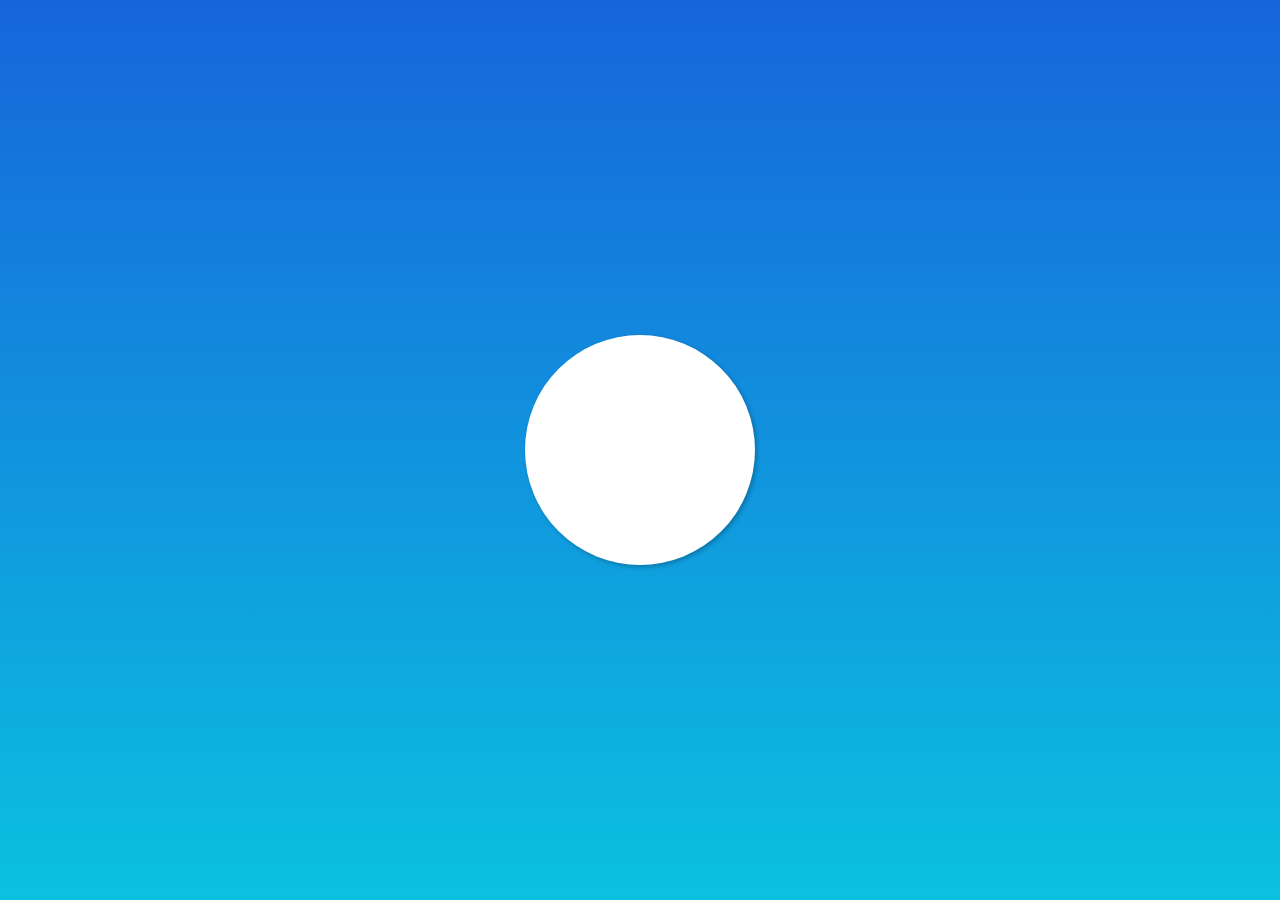
<file: index.html>
<!DOCTYPE html>
<html lang="en">

<head>
    <meta charset="UTF-8">
    <meta http-equiv="X-UA-Compatible" content="IE=edge">
    <meta name="viewport" content="width=device-width, initial-scale=1.0">
    <title>index</title>
    <link rel="stylesheet" href="style.css">
</head>

<body>
    <div class="logo animacaoinicio" id="logo"></div>
</body>
<script src="scriptindex.js"></script>
</html>
</file>
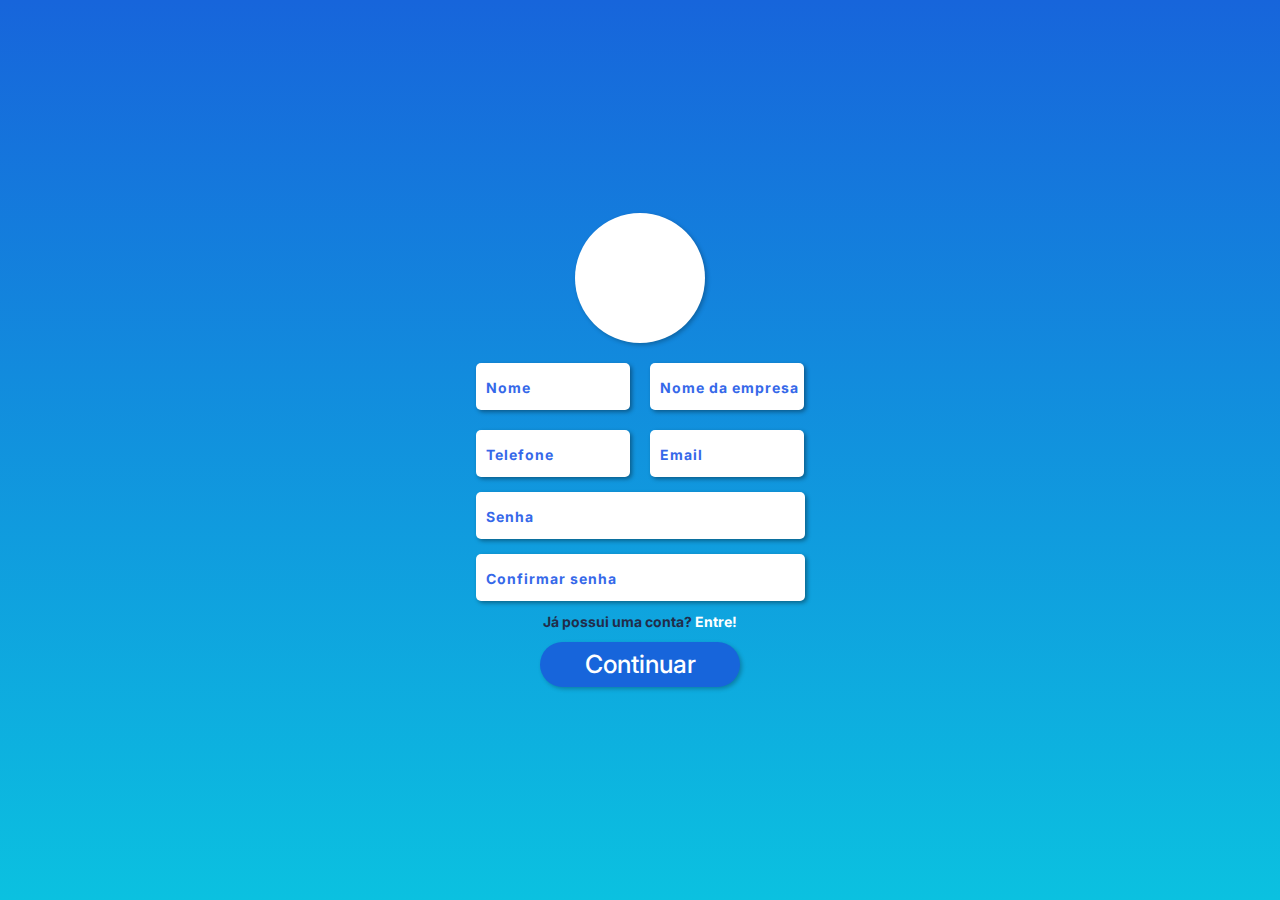
<file: cadastro.html>
<!DOCTYPE html>
<html lang="en">

<head>
    <meta charset="UTF-8">
    <meta http-equiv="X-UA-Compatible" content="IE=edge">
    <meta name="viewport" content="width=device-width, initial-scale=1.0">
    <title>.</title>
    <link rel="stylesheet" href="style.css">
</head>

<body>

    <section>
        <div class="logo-cadastro"></div>

        <div class="sectioncadastro">

            <div class="box-cadastro">

                <input type="text" placeholder="Nome" class="input-cadastro">
                <input type="number" placeholder="Telefone" class="input-cadastro">

            </div>

            <div class="box-cadastro-dois">

                <input type="text" placeholder="Nome da empresa" class="input-cadastro">
                <input type="email" placeholder="Email" class="input-cadastro">

            </div>

        </div>

        <div class="box-cadastro-baixo">
            <input type="password" placeholder="Senha" class="input-cadastro-baixo">
            <input type="password" placeholder="Confirmar senha" class="input-cadastro-baixo">
        </div>



        <h2 class="text-login">Já possui uma conta? <a href="login.html" class="botao-cadastro">Entre!</a> </h2>
        <a href="cadastrodois.html">
            <button class="botao-login">Continuar</button>
        </a>
    </section>

</body>

</html>
</file>
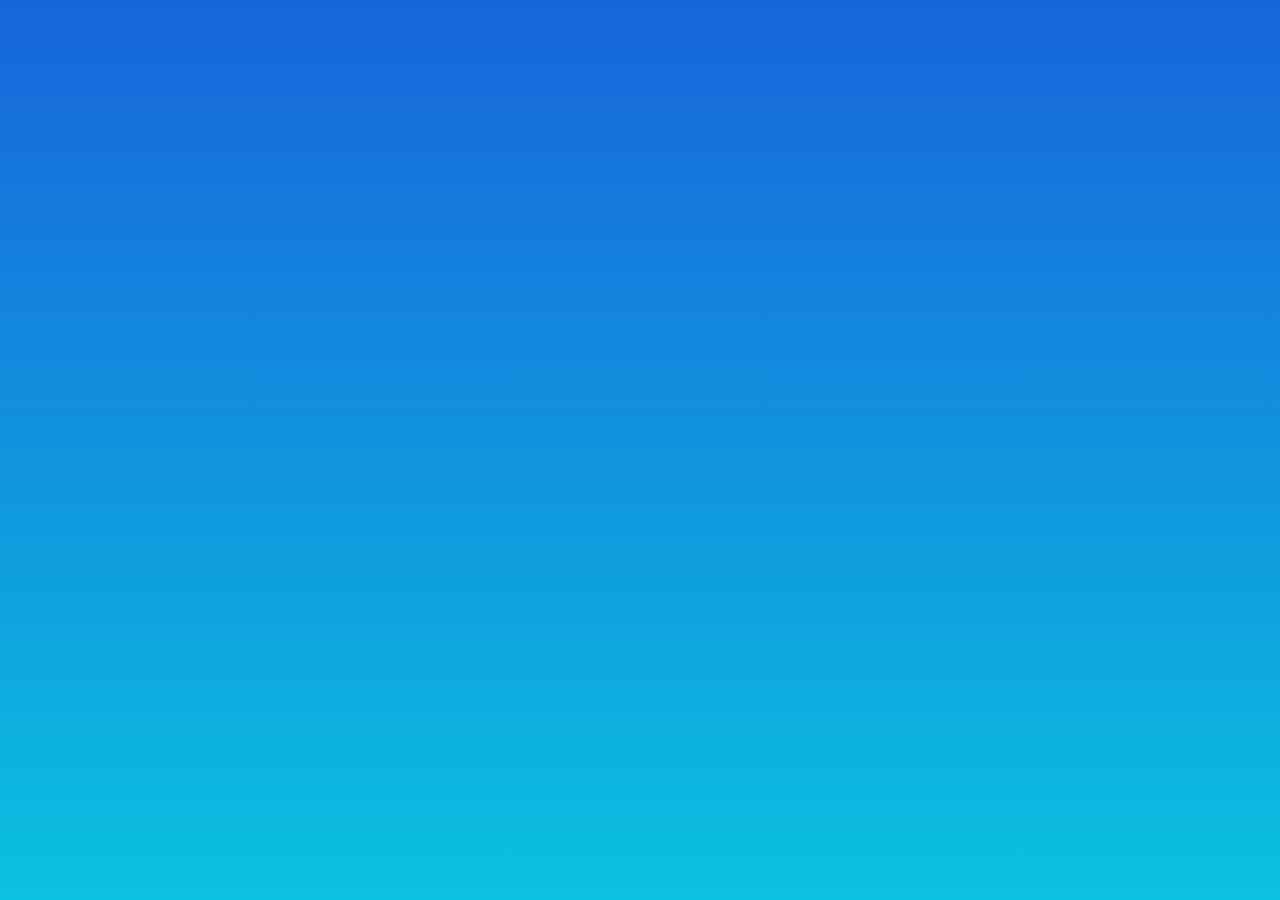
<file: cadastrodois.html>
<!DOCTYPE html>
<html lang="en">

<head>
    <meta charset="UTF-8">
    <meta http-equiv="X-UA-Compatible" content="IE=edge">
    <meta name="viewport" content="width=device-width, initial-scale=1.0">
    <title>.</title>
    <link rel="stylesheet" href="style.css">
</head>

<body>

</body>

</html>
</file>
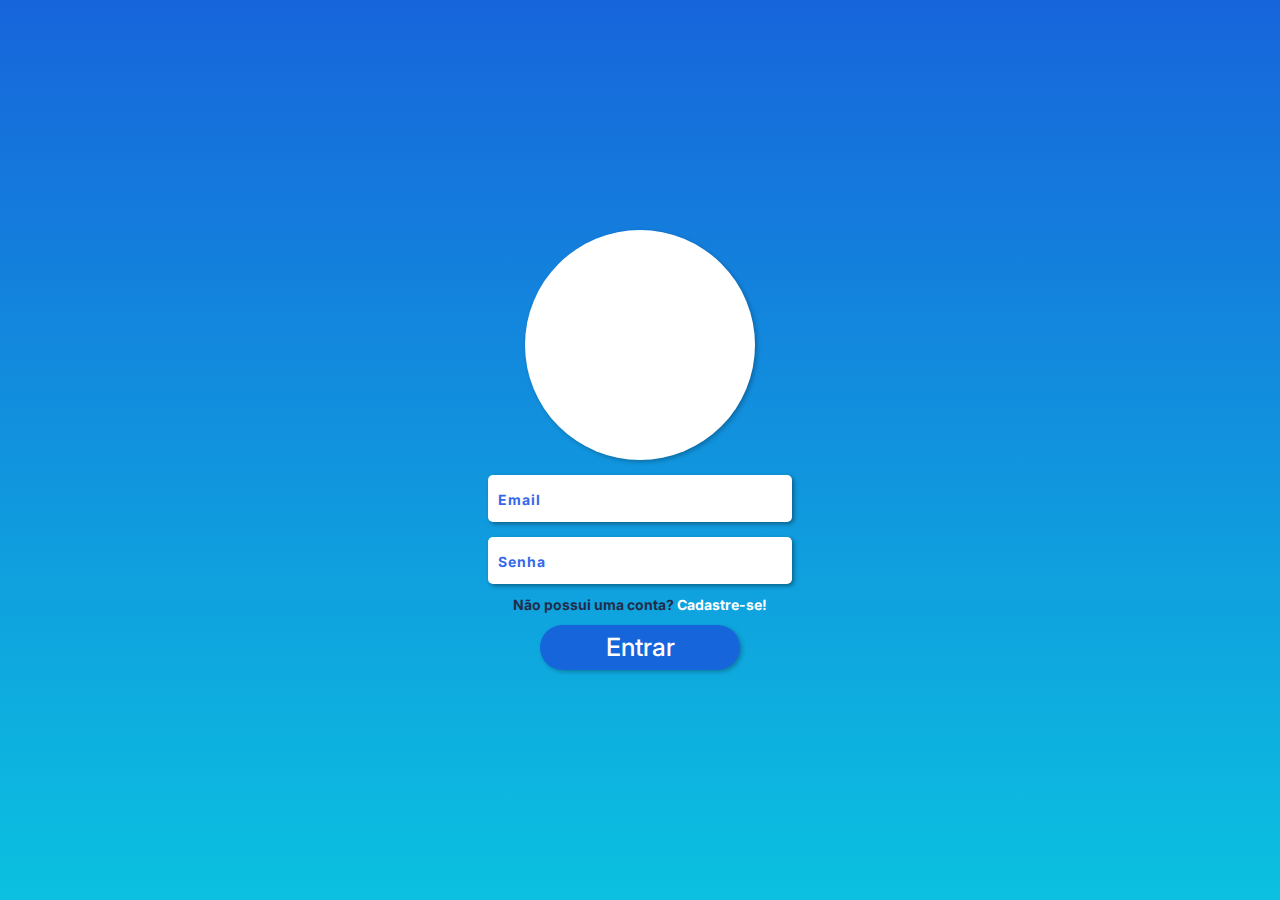
<file: login.html>
<!DOCTYPE html>
<html lang="en">

<head>
    <meta charset="UTF-8">
    <meta http-equiv="X-UA-Compatible" content="IE=edge">
    <meta name="viewport" content="width=device-width, initial-scale=1.0">
    <title>.</title>
    <link rel="stylesheet" href="style.css">
</head>

<body>

    
    <section id="sectionlogin">
        <div class="logo"></div>
        <input type="email" placeholder="Email">
        <input type="password" placeholder="Senha">
        <h2 class="text-login">Não possui uma conta? <a href="cadastro.html" class="botao-cadastro"
                id="cadastrese">Cadastre-se!</a> </h2>
        <button class="botao-login" id="botaologin">Entrar</button>
    </section>
</body>
<script src="script.js"></script>

</html>
</file>
<file: style.css>
@import url('https://fonts.googleapis.com/css2?family=Inter:wght@300;400&display=swap');

* {
    font-family: 'Inter', sans-serif;
}

body {
    padding: 0;
    margin: 0;
    background-image: linear-gradient(#1765DB, #0BC1E0);
    height: 100vh;
    width: 100%;
    display: flex;
    flex-direction: column;
    justify-content: center;
    align-items: center;
}

.logo {
    height: 230px;
    width: 230px;
    background-color: white;
    border-radius: 100%;
    box-shadow: 2px 2px 4px rgba(0, 0, 0, 0.25);
    font-size: 28px;
    text-align: center;
    display: flex;
    justify-content: center;
    align-items: center;
}

.logo-cadastro {
    height: 130px;
    width: 130px;
    background-color: white;
    border-radius: 100%;
    box-shadow: 2px 2px 4px rgba(0, 0, 0, 0.25);
    font-size: 18px;
    display: flex;
    justify-content: center;
    align-items: center;
    margin-bottom: 10px;
}

input:focus {
    border: none;
    text-decoration: none;
}


input {
    border-radius: 5px;
    color: black;
    border: none;
    margin-top: 15px;
    height: 45px;
    width: 300px;
    box-shadow: 2px 2px 4px #00000060;
    font-size: 16px;
    letter-spacing: 1px;

}

.botao-login {
    border-radius: 30px;
    background-color: #1765DB;
    color: white;
    font-weight: 500;
    font-size: 25px;
    height: 45px;
    width: 200px;
    border: none;
    box-shadow: 2px 2px 4px rgba(0, 0, 0, 0.25);

}

.text-login {
    color: #212C4A;
    font-size: 14px;
}

.botao-cadastro {
    color: white;
    text-decoration: none;
}

::placeholder {
    color: #3568E9;
    font-size: 14px;
    font-weight: bold;
    letter-spacing: 1px;
    padding: 8px;
}

input:focus,
textarea:focus,
select:focus {
    outline: none;
}

.sumir {
    animation: sumir 1s alternate-reverse both;
    display: flex;
    justify-content: center;
    align-items: center;
    text-align: center;
    font-size: 28px;
}


section {
    display: flex;
    flex-direction: column;
    align-items: center;
}

.animacaoinicio {
    animation: 3s inicio both;
    display: flex;
    justify-content: center;
    align-items: center;
    text-align: center;
    font-size: 28px;
}

.cadastroafter {
    animation: cadastroafter 1s both;
}

.box-cadastro {
    display: flex;
    justify-content: center;
    align-items: center;
    flex-direction: column;
}

.box-cadastro-dois {
    display: flex;
    justify-content: center;
    align-items: center;
    flex-direction: column;
}

.sectioncadastro {
    display: flex;
    justify-content: center;
    align-items: center;
    flex-direction: row;
}

.input-cadastro {
    width: 150px;
    margin: 10px;
}

.input-cadastro-baixo {
    width: 325px;
}

.box-cadastro-baixo {
    margin-top: -10px;
    display: flex;
    justify-content: center;
    align-items: center;
    flex-direction: column;
}

/* Keyframes */

@keyframes inicio {
    0% {
        transform: scale(.7);
        opacity: 0;
    }

    50% {
        opacity: 1;
    }

    100% {

        transform: scale(1.);

    }


}

@keyframes sumir {
    0% {
        opacity: 0;
        transform: translateY(-100px);
    }

    100% {
        opacity: 1;
        transform: translateY(0);
    }
}

@keyframes cadastroafter {
    0% {
        transform: translateY(100px);
    }

    100% {
        transform: translateY(0);
    }
}
</file>
